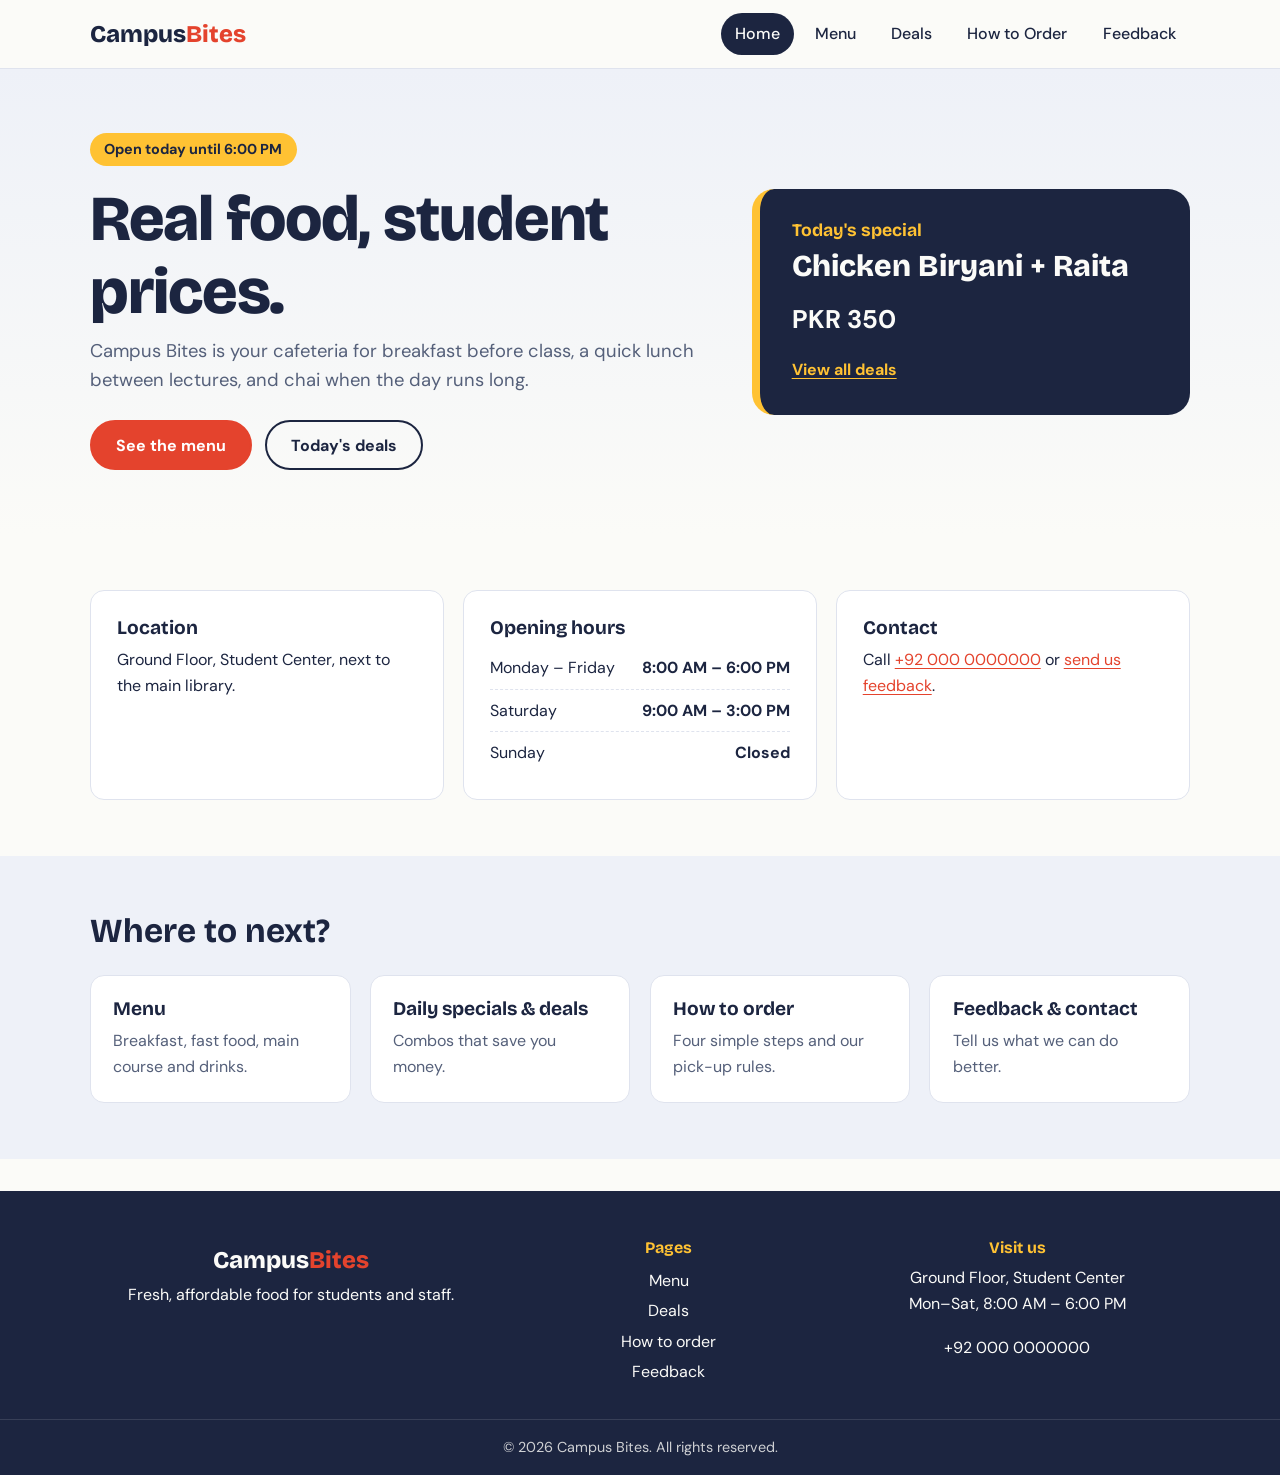
<file: src/index.html>
<!DOCTYPE html>
<html lang="en">

<head>
    <meta charset="UTF-8">
    <meta name="viewport" content="width=device-width, initial-scale=1">
    <title>Home | Campus Bites</title>
    <meta name="description" content="Campus Bites cafeteria: hot meals, snacks and drinks at student prices.">
    <link rel="preconnect" href="https://fonts.googleapis.com">
    <link rel="preconnect" href="https://fonts.gstatic.com" crossorigin>
    <link
        href="https://fonts.googleapis.com/css2?family=Bricolage+Grotesque:wght@600;800&family=DM+Sans:wght@400;500;700&display=swap"
        rel="stylesheet">
    <link rel="stylesheet" href="../styles/style.css">
</head>
<body>
    <header class="site-header">
        <div class="container nav-wrap">
            <a href="index.html" class="logo">Campus<span>Bites</span></a>
            <input type="checkbox" id="nav-toggle" class="nav-toggle" aria-label="Toggle menu">
            <label for="nav-toggle" class="nav-burger" aria-hidden="true"><i></i></label>
            <nav class="nav">
                <a href="index.html" class="active">Home</a>
                <a href="menu.html">Menu</a>
                <a href="deals.html">Deals</a>
                <a href="order.html">How to Order</a>
                <a href="feedback.html">Feedback</a>
            </nav>
        </div>
    </header>

    <main>
        <section class="hero">
            <div class="container hero-grid">
                <div>
                    <p class="pill">Open today until 6:00 PM</p>
                    <h1>Real food, student prices.</h1>
                    <p class="lead">Campus Bites is your cafeteria for breakfast before class, a quick lunch between
                        lectures, and chai when the day runs long.</p>
                    <div class="btn-row">
                        <a class="btn" href="menu.html">See the menu</a>
                        <a class="btn btn-ghost" href="deals.html">Today's deals</a>
                    </div>
                </div>
                <aside class="special-card">
                    <h2>Today's special</h2>
                    <p class="big">Chicken Biryani + Raita</p>
                    <p class="price">PKR 350</p>
                    <a href="deals.html">View all deals</a>
                </aside>
            </div>
        </section>

        <section class="section">
            <div class="container info-grid">
                <div class="card">
                    <h3>Location</h3>
                    <p>Ground Floor, Student Center, next to the main library.</p>
                </div>
                <div class="card">
                    <h3>Opening hours</h3>
                    <ul class="plain">
                        <li><span>Monday – Friday</span><b>8:00 AM – 6:00 PM</b></li>
                        <li><span>Saturday</span><b>9:00 AM – 3:00 PM</b></li>
                        <li><span>Sunday</span><b>Closed</b></li>
                    </ul>
                </div>
                <div class="card">
                    <h3>Contact</h3>
                    <p>Call <a href="tel:+920000000000">+92 000 0000000</a> or <a href="feedback.html">send us
                            feedback</a>.</p>
                </div>
            </div>
        </section>

        <section class="section alt">
            <div class="container">
                <h2 class="section-title">Where to next?</h2>
                <div class="link-grid">
                    <a class="link-card" href="menu.html">
                        <h3>Menu</h3>
                        <p>Breakfast, fast food, main course and drinks.</p>
                    </a>
                    <a class="link-card" href="deals.html">
                        <h3>Daily specials &amp; deals</h3>
                        <p>Combos that save you money.</p>
                    </a>
                    <a class="link-card" href="order.html">
                        <h3>How to order</h3>
                        <p>Four simple steps and our pick-up rules.</p>
                    </a>
                    <a class="link-card" href="feedback.html">
                        <h3>Feedback &amp; contact</h3>
                        <p>Tell us what we can do better.</p>
                    </a>
                </div>
            </div>
        </section>
    </main>

    <footer class="site-footer">
        <div class="container foot-grid">
            <div>
                <a href="index.html" class="logo">Campus<span>Bites</span></a>
                <p>Fresh, affordable food for students and staff.</p>
            </div>
            <div>
                <h4>Pages</h4>
                <a href="menu.html">Menu</a>
                <a href="deals.html">Deals</a>
                <a href="order.html">How to order</a>
                <a href="feedback.html">Feedback</a>
            </div>
            <div>
                <h4>Visit us</h4>
                <p>Ground Floor, Student Center<br>Mon–Sat, 8:00 AM – 6:00 PM</p>
                <a href="tel:+920000000000">+92 000 0000000</a>
            </div>
        </div>
        <p class="copy">&copy; 2026 Campus Bites. All rights reserved.</p>
    </footer>
</body>

</html>
</file>
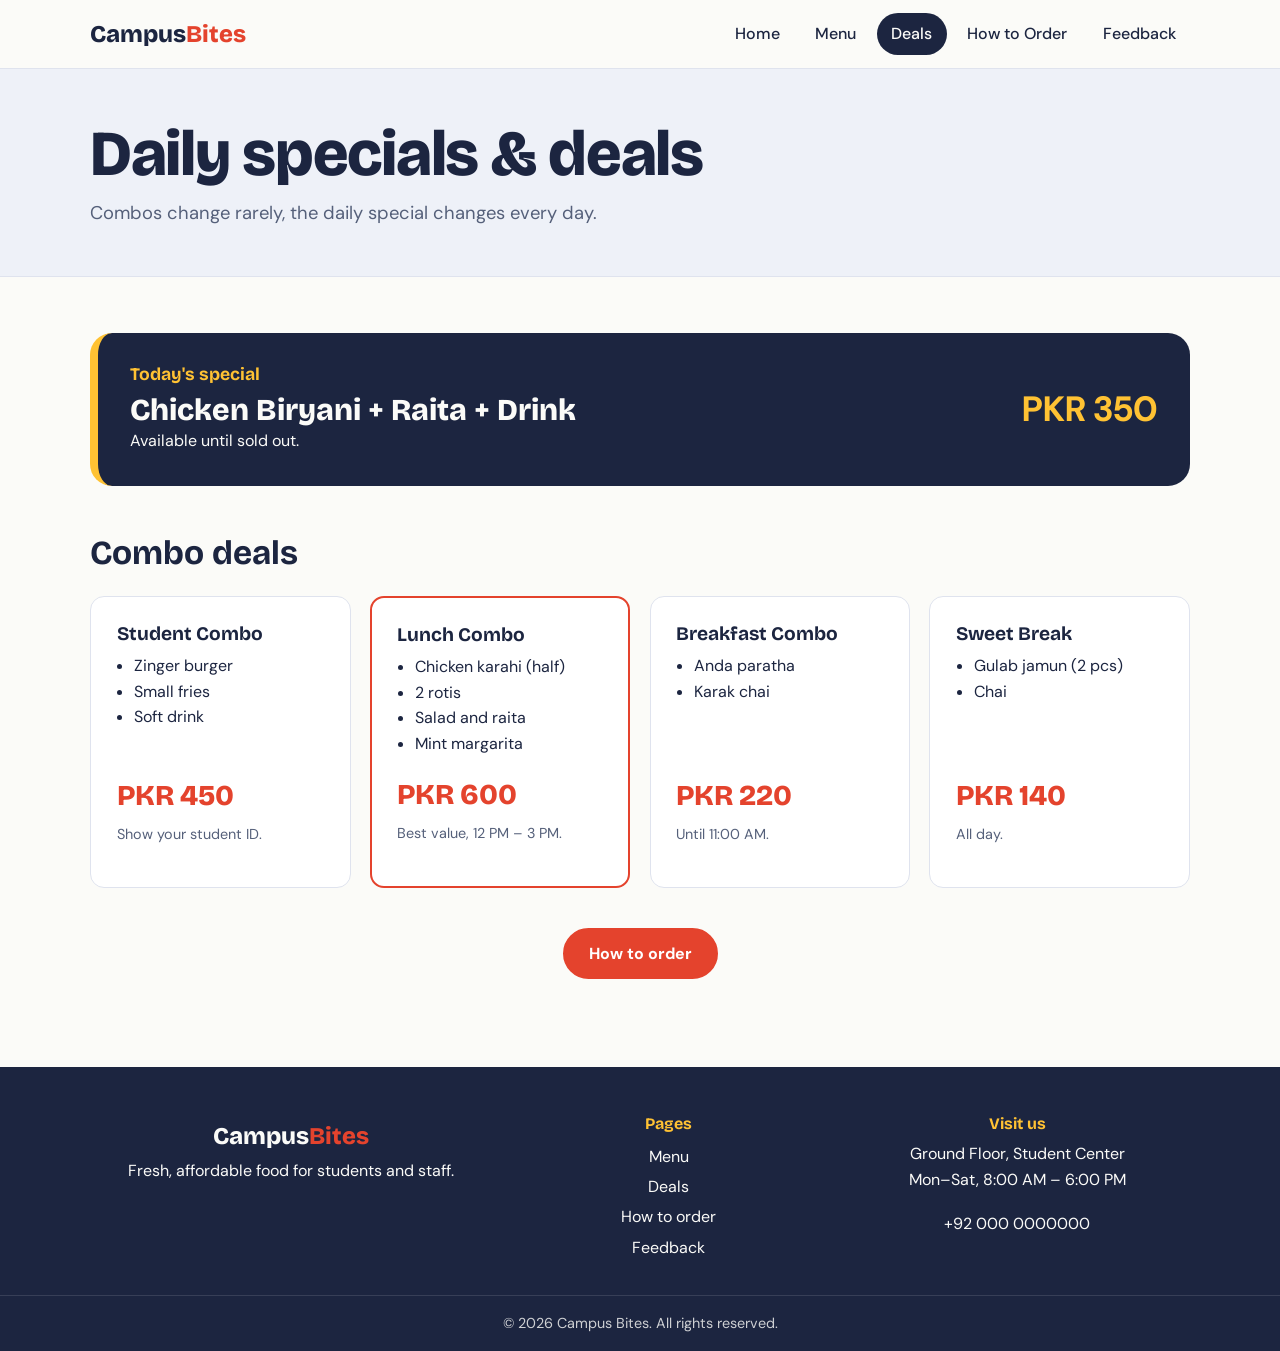
<file: src/deals.html>
<!DOCTYPE html>
<html lang="en">
<head>
  <meta charset="UTF-8">
  <meta name="viewport" content="width=device-width, initial-scale=1">
  <title>Deals | Campus Bites</title>
  <meta name="description" content="Daily special and combo deals at Campus Bites.">
  <link rel="preconnect" href="https://fonts.googleapis.com">
  <link rel="preconnect" href="https://fonts.gstatic.com" crossorigin>
  <link href="https://fonts.googleapis.com/css2?family=Bricolage+Grotesque:wght@600;800&family=DM+Sans:wght@400;500;700&display=swap" rel="stylesheet">
  <link rel="stylesheet" href="../styles/style.css">
</head>
<body>
  <header class="site-header">
    <div class="container nav-wrap">
      <a href="index.html" class="logo">Campus<span>Bites</span></a>
      <input type="checkbox" id="nav-toggle" class="nav-toggle" aria-label="Toggle menu">
      <label for="nav-toggle" class="nav-burger" aria-hidden="true"><i></i></label>
      <nav class="nav">
        <a href="index.html">Home</a>
        <a href="menu.html">Menu</a>
        <a href="deals.html" class="active">Deals</a>
        <a href="order.html">How to Order</a>
        <a href="feedback.html">Feedback</a>
      </nav>
    </div>
  </header>
 
  <main>
    <section class="page-head"><div class="container">
      <h1>Daily specials &amp; deals</h1>
      <p class="lead">Combos change rarely, the daily special changes every day.</p>
    </div></section>
 
    <section class="section"><div class="container">
      <div class="special-card wide">
        <div>
          <h2>Today's special</h2>
          <p class="big">Chicken Biryani + Raita + Drink</p>
          <p>Available until sold out.</p>
        </div>
        <p class="price">PKR 350</p>
      </div>
 
      <h2 class="section-title">Combo deals</h2>
      <div class="deal-grid">
        <article class="card deal">
          <h3>Student Combo</h3>
          <ul><li>Zinger burger</li><li>Small fries</li><li>Soft drink</li></ul>
          <p class="price">PKR 450</p>
          <p class="small">Show your student ID.</p>
        </article>
        <article class="card deal featured">
          <h3>Lunch Combo</h3>
          <ul><li>Chicken karahi (half)</li><li>2 rotis</li><li>Salad and raita</li><li>Mint margarita</li></ul>
          <p class="price">PKR 600</p>
          <p class="small">Best value, 12 PM – 3 PM.</p>
        </article>
        <article class="card deal">
          <h3>Breakfast Combo</h3>
          <ul><li>Anda paratha</li><li>Karak chai</li></ul>
          <p class="price">PKR 220</p>
          <p class="small">Until 11:00 AM.</p>
        </article>
        <article class="card deal">
          <h3>Sweet Break</h3>
          <ul><li>Gulab jamun (2 pcs)</li><li>Chai</li></ul>
          <p class="price">PKR 140</p>
          <p class="small">All day.</p>
        </article>
      </div>
      <div class="btn-row center"><a class="btn" href="order.html">How to order</a></div>
    </div></section>
  </main>
 
  <footer class="site-footer">
    <div class="container foot-grid">
      <div>
        <a href="index.html" class="logo">Campus<span>Bites</span></a>
        <p>Fresh, affordable food for students and staff.</p>
      </div>
      <div>
        <h4>Pages</h4>
        <a href="menu.html">Menu</a>
        <a href="deals.html">Deals</a>
        <a href="order.html">How to order</a>
        <a href="feedback.html">Feedback</a>
      </div>
      <div>
        <h4>Visit us</h4>
        <p>Ground Floor, Student Center<br>Mon–Sat, 8:00 AM – 6:00 PM</p>
        <a href="tel:+920000000000">+92 000 0000000</a>
      </div>
    </div>
    <p class="copy">&copy; 2026 Campus Bites. All rights reserved.</p>
  </footer>
</body>
</html>
</file>
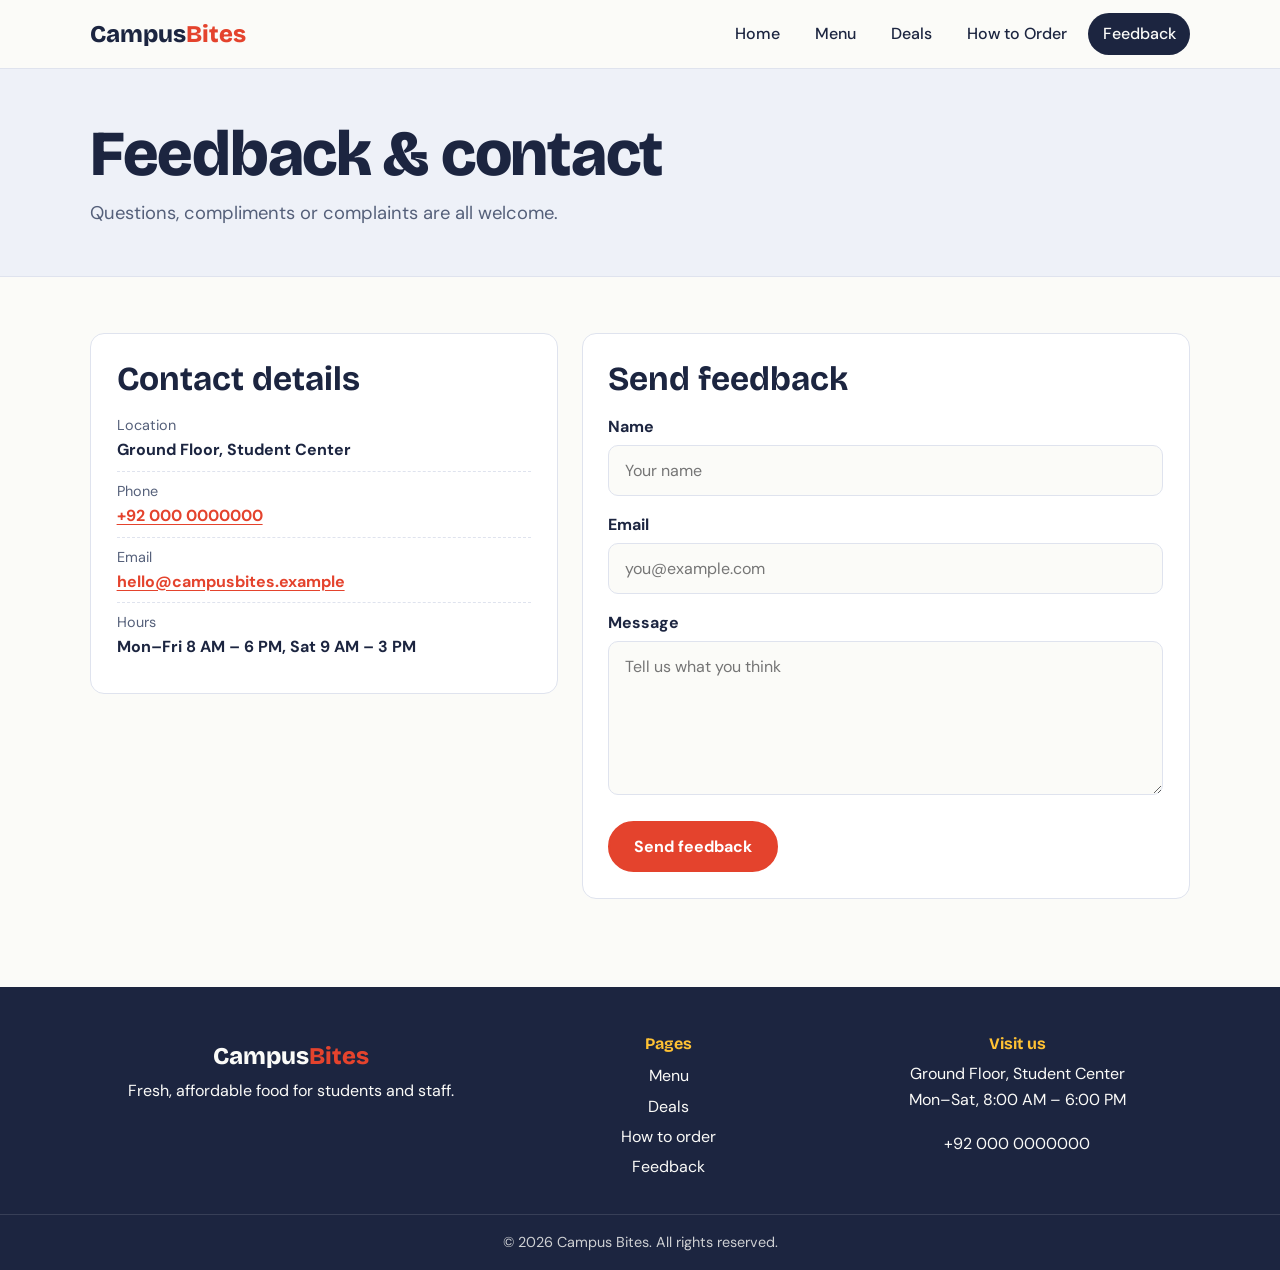
<file: src/feedback.html>
<!DOCTYPE html>
<html lang="en">
<head>
  <meta charset="UTF-8">
  <meta name="viewport" content="width=device-width, initial-scale=1">
  <title>Feedback & Contact | Campus Bites</title>
  <meta name="description" content="Contact Campus Bites and send feedback.">
  <link rel="preconnect" href="https://fonts.googleapis.com">
  <link rel="preconnect" href="https://fonts.gstatic.com" crossorigin>
  <link href="https://fonts.googleapis.com/css2?family=Bricolage+Grotesque:wght@600;800&family=DM+Sans:wght@400;500;700&display=swap" rel="stylesheet">
  <link rel="stylesheet" href="../styles/style.css">
</head>
<body>
  <header class="site-header">
    <div class="container nav-wrap">
      <a href="index.html" class="logo">Campus<span>Bites</span></a>
      <input type="checkbox" id="nav-toggle" class="nav-toggle" aria-label="Toggle menu">
      <label for="nav-toggle" class="nav-burger" aria-hidden="true"><i></i></label>
      <nav class="nav">
        <a href="index.html">Home</a>
        <a href="menu.html">Menu</a>
        <a href="deals.html">Deals</a>
        <a href="order.html">How to Order</a>
        <a href="feedback.html" class="active">Feedback</a>
      </nav>
    </div>
  </header>
 
  <main>
    <section class="page-head"><div class="container">
      <h1>Feedback &amp; contact</h1>
      <p class="lead">Questions, compliments or complaints are all welcome.</p>
    </div></section>
 
    <section class="section"><div class="container contact-grid">
      <div class="card">
        <h2>Contact details</h2>
        <ul class="plain stack">
          <li><span>Location</span><b>Ground Floor, Student Center</b></li>
          <li><span>Phone</span><b><a href="tel:+920000000000">+92 000 0000000</a></b></li>
          <li><span>Email</span><b><a href="mailto:hello@campusbites.example">hello@campusbites.example</a></b></li>
          <li><span>Hours</span><b>Mon–Fri 8 AM – 6 PM, Sat 9 AM – 3 PM</b></li>
        </ul>
      </div>
 
      <form class="card form" id="feedback-form" action="#" method="post">
        <h2>Send feedback</h2>
        <label for="name">Name</label>
        <input id="name" name="name" type="text" placeholder="Your name" required>
        <label for="email">Email</label>
        <input id="email" name="email" type="email" placeholder="you@example.com" required>
        <label for="message">Message</label>
        <textarea id="message" name="message" rows="5" placeholder="Tell us what you think" required></textarea>
        <button class="btn" type="submit">Send feedback</button>
        <p class="success" id="success" hidden>Thank you! Your feedback has been received.</p>
      </form>
    </div></section>
  </main>
  <script>
    document.getElementById('feedback-form').addEventListener('submit', function (e) {
      e.preventDefault();
      document.getElementById('success').hidden = false;
      this.reset();
    });
  </script>
 
  <footer class="site-footer">
    <div class="container foot-grid">
      <div>
        <a href="index.html" class="logo">Campus<span>Bites</span></a>
        <p>Fresh, affordable food for students and staff.</p>
      </div>
      <div>
        <h4>Pages</h4>
        <a href="menu.html">Menu</a>
        <a href="deals.html">Deals</a>
        <a href="order.html">How to order</a>
        <a href="feedback.html">Feedback</a>
      </div>
      <div>
        <h4>Visit us</h4>
        <p>Ground Floor, Student Center<br>Mon–Sat, 8:00 AM – 6:00 PM</p>
        <a href="tel:+920000000000">+92 000 0000000</a>
      </div>
    </div>
    <p class="copy">&copy; 2026 Campus Bites. All rights reserved.</p>
  </footer>
</body>
</html>
</file>
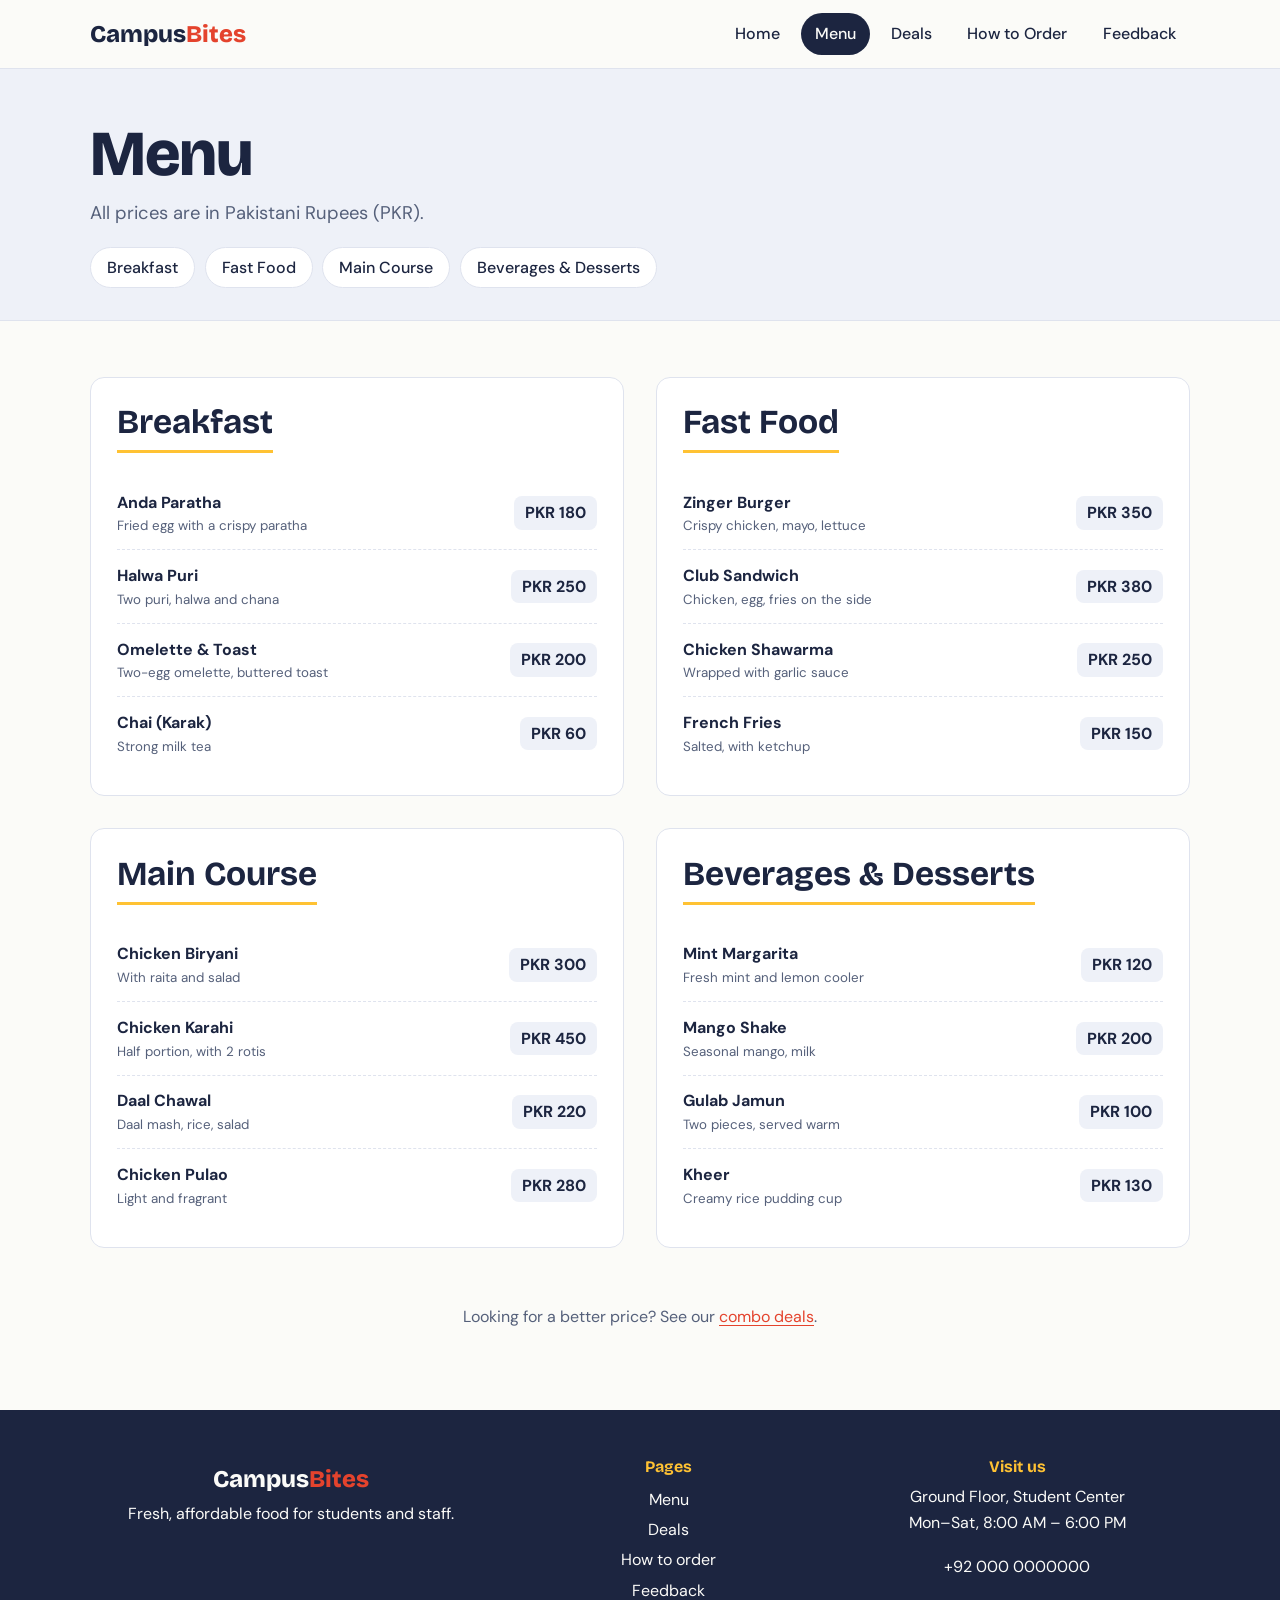
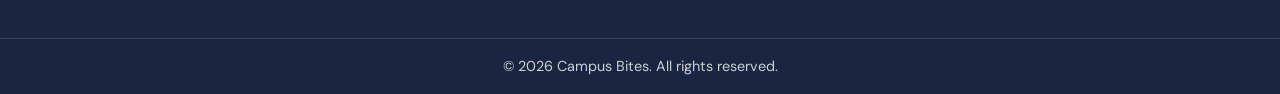
<file: src/menu.html>
<!DOCTYPE html>
<html lang="en">

<head>
    <meta charset="UTF-8">
    <meta name="viewport" content="width=device-width, initial-scale=1">
    <title>Menu | Campus Bites</title>
    <meta name="description" content="Campus Bites menu with prices in PKR.">
    <link rel="preconnect" href="https://fonts.googleapis.com">
    <link rel="preconnect" href="https://fonts.gstatic.com" crossorigin>
    <link
        href="https://fonts.googleapis.com/css2?family=Bricolage+Grotesque:wght@600;800&family=DM+Sans:wght@400;500;700&display=swap"
        rel="stylesheet">
    <link rel="stylesheet" href="../styles/style.css">
</head>


<body>
    <header class="site-header">
        <div class="container nav-wrap">
            <a href="index.html" class="logo">Campus<span>Bites</span></a>
            <input type="checkbox" id="nav-toggle" class="nav-toggle" aria-label="Toggle menu">
            <label for="nav-toggle" class="nav-burger" aria-hidden="true"><i></i></label>
            <nav class="nav">
                <a href="index.html">Home</a>
                <a href="menu.html" class="active">Menu</a>
                <a href="deals.html">Deals</a>
                <a href="order.html">How to Order</a>
                <a href="feedback.html">Feedback</a>
            </nav>
        </div>
    </header>

    <main>
        <section class="page-head">
            <div class="container">
                <h1>Menu</h1>
                <p class="lead">All prices are in Pakistani Rupees (PKR).</p>
                <div class="chips"><a href="#breakfast">Breakfast</a><a href="#fast-food">Fast Food</a><a
                        href="#main-course">Main Course</a><a href="#beverages">Beverages &amp; Desserts</a></div>
            </div>
        </section>
        <div class="container menu-grid section">
            <section class="menu-block" id="breakfast">
                <h2>Breakfast</h2>
                <ul class="menu-list">
                    <li>
                        <div><b>Anda Paratha</b><small>Fried egg with a crispy paratha</small></div><span
                            class="tag">PKR 180</span>
                    </li>
                    <li>
                        <div><b>Halwa Puri</b><small>Two puri, halwa and chana</small></div><span class="tag">PKR
                            250</span>
                    </li>
                    <li>
                        <div><b>Omelette &amp; Toast</b><small>Two-egg omelette, buttered toast</small></div><span
                            class="tag">PKR 200</span>
                    </li>
                    <li>
                        <div><b>Chai (Karak)</b><small>Strong milk tea</small></div><span class="tag">PKR 60</span>
                    </li>
                </ul>
            </section>
            <section class="menu-block" id="fast-food">
                <h2>Fast Food</h2>
                <ul class="menu-list">
                    <li>
                        <div><b>Zinger Burger</b><small>Crispy chicken, mayo, lettuce</small></div><span class="tag">PKR
                            350</span>
                    </li>
                    <li>
                        <div><b>Club Sandwich</b><small>Chicken, egg, fries on the side</small></div><span
                            class="tag">PKR 380</span>
                    </li>
                    <li>
                        <div><b>Chicken Shawarma</b><small>Wrapped with garlic sauce</small></div><span class="tag">PKR
                            250</span>
                    </li>
                    <li>
                        <div><b>French Fries</b><small>Salted, with ketchup</small></div><span class="tag">PKR
                            150</span>
                    </li>
                </ul>
            </section>
            <section class="menu-block" id="main-course">
                <h2>Main Course</h2>
                <ul class="menu-list">
                    <li>
                        <div><b>Chicken Biryani</b><small>With raita and salad</small></div><span class="tag">PKR
                            300</span>
                    </li>
                    <li>
                        <div><b>Chicken Karahi</b><small>Half portion, with 2 rotis</small></div><span class="tag">PKR
                            450</span>
                    </li>
                    <li>
                        <div><b>Daal Chawal</b><small>Daal mash, rice, salad</small></div><span class="tag">PKR
                            220</span>
                    </li>
                    <li>
                        <div><b>Chicken Pulao</b><small>Light and fragrant</small></div><span class="tag">PKR 280</span>
                    </li>
                </ul>
            </section>
            <section class="menu-block" id="beverages">
                <h2>Beverages &amp; Desserts</h2>
                <ul class="menu-list">
                    <li>
                        <div><b>Mint Margarita</b><small>Fresh mint and lemon cooler</small></div><span class="tag">PKR
                            120</span>
                    </li>
                    <li>
                        <div><b>Mango Shake</b><small>Seasonal mango, milk</small></div><span class="tag">PKR 200</span>
                    </li>
                    <li>
                        <div><b>Gulab Jamun</b><small>Two pieces, served warm</small></div><span class="tag">PKR
                            100</span>
                    </li>
                    <li>
                        <div><b>Kheer</b><small>Creamy rice pudding cup</small></div><span class="tag">PKR 130</span>
                    </li>
                </ul>
            </section>
        </div>
        <div class="container">
            <p class="note">Looking for a better price? See our <a href="deals.html">combo deals</a>.</p>
        </div>
    </main>

    <footer class="site-footer">
        <div class="container foot-grid">
            <div>
                <a href="index.html" class="logo">Campus<span>Bites</span></a>
                <p>Fresh, affordable food for students and staff.</p>
            </div>
            <div>
                <h4>Pages</h4>
                <a href="menu.html">Menu</a>
                <a href="deals.html">Deals</a>
                <a href="order.html">How to order</a>
                <a href="feedback.html">Feedback</a>
            </div>
            <div>
                <h4>Visit us</h4>
                <p>Ground Floor, Student Center<br>Mon–Sat, 8:00 AM – 6:00 PM</p>
                <a href="tel:+920000000000">+92 000 0000000</a>
            </div>
        </div>
        <p class="copy">&copy; 2026 Campus Bites. All rights reserved.</p>
    </footer>
</body>

</html>
</file>
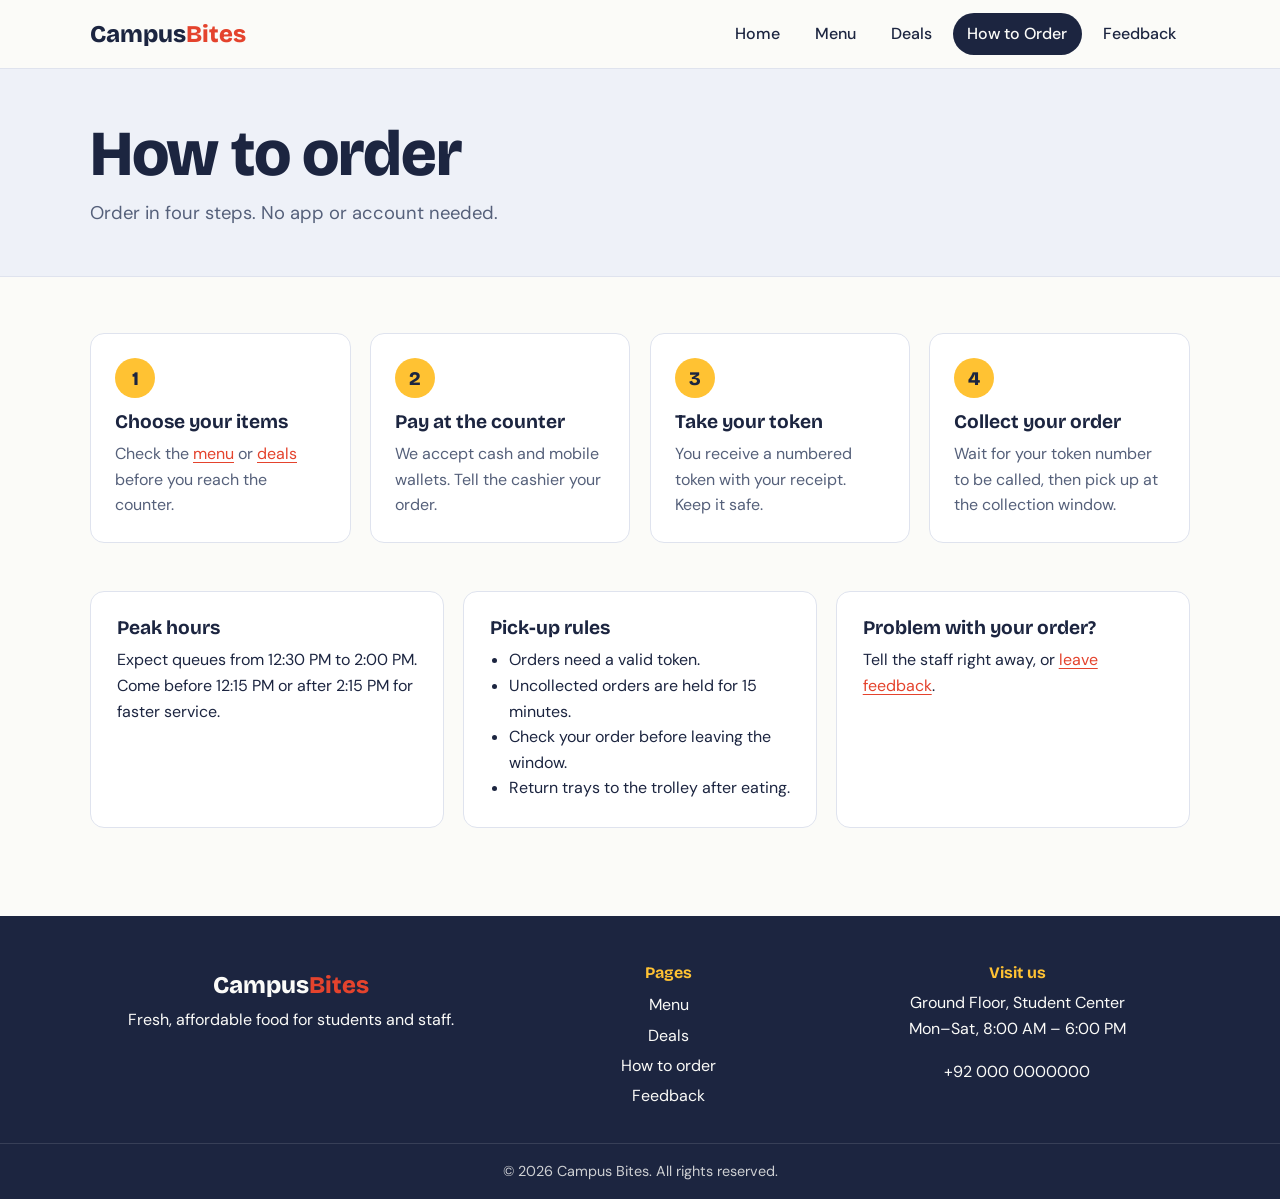
<file: src/order.html>
<!DOCTYPE html>
<html lang="en">
<head>
  <meta charset="UTF-8">
  <meta name="viewport" content="width=device-width, initial-scale=1">
  <title>How to Order | Campus Bites</title>
  <meta name="description" content="How to place an order at Campus Bites.">
  <link rel="preconnect" href="https://fonts.googleapis.com">
  <link rel="preconnect" href="https://fonts.gstatic.com" crossorigin>
  <link href="https://fonts.googleapis.com/css2?family=Bricolage+Grotesque:wght@600;800&family=DM+Sans:wght@400;500;700&display=swap" rel="stylesheet">
  <link rel="stylesheet" href="../styles/style.css">
</head>
<body>
  <header class="site-header">
    <div class="container nav-wrap">
      <a href="index.html" class="logo">Campus<span>Bites</span></a>
      <input type="checkbox" id="nav-toggle" class="nav-toggle" aria-label="Toggle menu">
      <label for="nav-toggle" class="nav-burger" aria-hidden="true"><i></i></label>
      <nav class="nav">
        <a href="index.html">Home</a>
        <a href="menu.html">Menu</a>
        <a href="deals.html">Deals</a>
        <a href="order.html" class="active">How to Order</a>
        <a href="feedback.html">Feedback</a>
      </nav>
    </div>
  </header>
 
  <main>
    <section class="page-head"><div class="container">
      <h1>How to order</h1>
      <p class="lead">Order in four steps. No app or account needed.</p>
    </div></section>
 
    <section class="section"><div class="container">
      <ol class="steps">
        <li><h3>Choose your items</h3><p>Check the <a href="menu.html">menu</a> or <a href="deals.html">deals</a> before you reach the counter.</p></li>
        <li><h3>Pay at the counter</h3><p>We accept cash and mobile wallets. Tell the cashier your order.</p></li>
        <li><h3>Take your token</h3><p>You receive a numbered token with your receipt. Keep it safe.</p></li>
        <li><h3>Collect your order</h3><p>Wait for your token number to be called, then pick up at the collection window.</p></li>
      </ol>
 
      <div class="info-grid">
        <div class="card">
          <h3>Peak hours</h3>
          <p>Expect queues from 12:30 PM to 2:00 PM. Come before 12:15 PM or after 2:15 PM for faster service.</p>
        </div>
        <div class="card">
          <h3>Pick-up rules</h3>
          <ul class="bullets">
            <li>Orders need a valid token.</li>
            <li>Uncollected orders are held for 15 minutes.</li>
            <li>Check your order before leaving the window.</li>
            <li>Return trays to the trolley after eating.</li>
          </ul>
        </div>
        <div class="card">
          <h3>Problem with your order?</h3>
          <p>Tell the staff right away, or <a href="feedback.html">leave feedback</a>.</p>
        </div>
      </div>
    </div></section>
  </main>
 
  <footer class="site-footer">
    <div class="container foot-grid">
      <div>
        <a href="index.html" class="logo">Campus<span>Bites</span></a>
        <p>Fresh, affordable food for students and staff.</p>
      </div>
      <div>
        <h4>Pages</h4>
        <a href="menu.html">Menu</a>
        <a href="deals.html">Deals</a>
        <a href="order.html">How to order</a>
        <a href="feedback.html">Feedback</a>
      </div>
      <div>
        <h4>Visit us</h4>
        <p>Ground Floor, Student Center<br>Mon–Sat, 8:00 AM – 6:00 PM</p>
        <a href="tel:+920000000000">+92 000 0000000</a>
      </div>
    </div>
    <p class="copy">&copy; 2026 Campus Bites. All rights reserved.</p>
  </footer>
</body>
</html>
</file>
<file: styles/style.css>
/* Campus Bites - shared stylesheet */
:root {
  --ink: #1c2540;
  --ink-soft: #55607a;
  --bg: #fbfbf8;
  --panel: #ffffff;
  --tint: #eef1f8;
  --line: #dfe3ee;
  --brand: #e4432d;
  --brand-dark: #bf3320;
  --sun: #ffc233;
  --radius: 14px;
  --head: "Bricolage Grotesque", "Segoe UI", system-ui, sans-serif;
  --body: "DM Sans", "Segoe UI", system-ui, sans-serif;
}
/* Dark Mode */
@media (prefers-color-scheme: dark) {
  :root {
    --ink: #eef0f7;
    --ink-soft: #a5adc4;
    --bg: #12162a;
    --panel: #1b2040;
    --tint: #171b34;
    --line: #2c3358;
  }
}
 
*, *::before, *::after { box-sizing: border-box; }
html { scroll-behavior: smooth; }
body { margin: 0; font-family: var(--body); color: var(--ink); background: var(--bg); line-height: 1.6; }
img { max-width: 100%; }
a { color: var(--brand); text-underline-offset: 3px; }
a:hover { color: var(--brand-dark); }
:focus-visible { outline: 3px solid var(--sun); outline-offset: 2px; }
h1, h2, h3, h4 { font-family: var(--head); line-height: 1.15; margin: 0 0 .5rem; }
h1 { font-size: clamp(2.3rem, 6vw, 4rem); font-weight: 800; letter-spacing: -.02em; }
h2 { font-size: clamp(1.5rem, 3.5vw, 2.1rem); }
h3 { font-size: 1.2rem; }
p { margin: 0 0 1rem; }
.container { width: min(1100px, 92%); margin-inline: auto; }
.lead { font-size: 1.15rem; color: var(--ink-soft); max-width: 58ch; }
.small { font-size: .9rem; color: var(--ink-soft); }
.note { text-align: center; color: var(--ink-soft); padding-bottom: 3rem; }
 
/* Header */
.site-header { position: sticky; top: 0; z-index: 50; background: var(--bg); border-bottom: 1px solid var(--line); }
.nav-wrap { display: flex; align-items: center; justify-content: space-between; min-height: 68px; position: relative; }
.logo { font-family: var(--head); font-weight: 800; font-size: 1.5rem; color: var(--ink); text-decoration: none; }
.logo span { color: var(--brand); }
.logo:hover { color: var(--ink); }
.nav { display: flex; gap: .4rem; }
.nav a { color: var(--ink); text-decoration: none; font-weight: 500; padding: .5rem .9rem; border-radius: 999px; transition: background .2s; }
.nav a:hover { background: var(--tint); color: var(--ink); }
.nav a.active { background: var(--ink); color: var(--bg); }
.nav-toggle { position: absolute; opacity: 0; pointer-events: none; }
.nav-burger { display: none; width: 44px; height: 44px; cursor: pointer; align-items: center; justify-content: center; }
.nav-burger i, .nav-burger i::before, .nav-burger i::after { display: block; width: 24px; height: 2px; background: var(--ink); position: relative; transition: .25s; content: ""; }
.nav-burger i::before { position: absolute; top: -7px; }
.nav-burger i::after { position: absolute; top: 7px; }
.nav-toggle:focus-visible + .nav-burger { outline: 3px solid var(--sun); }
 
/* Buttons */
.btn { display: inline-block; background: var(--brand); color: #fff; border: 2px solid var(--brand); padding: .8rem 1.5rem; border-radius: 999px; font: 700 1rem var(--body); text-decoration: none; cursor: pointer; transition: background .2s, transform .15s; }
.btn:hover { background: var(--brand-dark); border-color: var(--brand-dark); color: #fff; transform: translateY(-2px); }
.btn-ghost { background: transparent; color: var(--ink); border-color: var(--ink); }
.btn-ghost:hover { background: var(--ink); color: var(--bg); border-color: var(--ink); }
.btn-row { display: flex; flex-wrap: wrap; gap: .8rem; margin-top: 1.5rem; }
.btn-row.center { justify-content: center; margin-top: 2.5rem; }
 
/* Hero */
.hero { padding: 4rem 0; background: linear-gradient(180deg, var(--tint), var(--bg)); }
.hero-grid { display: grid; grid-template-columns: 1.4fr 1fr; gap: 3rem; align-items: center; }
.pill { display: inline-block; background: var(--sun); color: #1c2540; font-weight: 700; font-size: .9rem; padding: .3rem .9rem; border-radius: 999px; }
 
.special-card { background: var(--ink); color: var(--bg); padding: 2rem; border-radius: 22px; border-left: 8px solid var(--sun); }
.special-card h2 { font-size: 1.1rem; color: var(--sun); }
.special-card .big { font-family: var(--head); font-size: 1.9rem; font-weight: 800; line-height: 1.15; }
.special-card .price { font-size: 1.6rem; font-weight: 700; margin: 0 0 1rem; }
.special-card a { color: var(--sun); font-weight: 700; }
.special-card.wide { display: flex; justify-content: space-between; align-items: center; gap: 1rem; flex-wrap: wrap; margin-bottom: 3rem; }
.special-card.wide p { margin: 0; }
.special-card.wide .price { font-size: 2.2rem; color: var(--sun); }
 
/* Sections and cards */
.section { padding: 3.5rem 0; }
.section.alt { background: var(--tint); }
.section-title { margin-bottom: 1.5rem; }
.page-head { padding: 3rem 0 2rem; background: var(--tint); border-bottom: 1px solid var(--line); }
.card { background: var(--panel); border: 1px solid var(--line); border-radius: var(--radius); padding: 1.6rem; }
.info-grid, .link-grid, .deal-grid { display: grid; gap: 1.2rem; }
.info-grid { grid-template-columns: repeat(3, 1fr); }
.link-grid { grid-template-columns: repeat(4, 1fr); }
.deal-grid { grid-template-columns: repeat(auto-fit, minmax(230px, 1fr)); }
.link-card { display: block; background: var(--panel); border: 1px solid var(--line); border-radius: var(--radius); padding: 1.4rem; color: var(--ink); text-decoration: none; transition: transform .2s, border-color .2s; }
.link-card:hover { transform: translateY(-4px); border-color: var(--brand); color: var(--ink); }
.link-card p { color: var(--ink-soft); margin: 0; }
 
.plain { list-style: none; margin: 0; padding: 0; }
.plain li { display: flex; justify-content: space-between; gap: 1rem; padding: .5rem 0; border-bottom: 1px dashed var(--line); }
.plain li:last-child { border: 0; }
.plain.stack li { flex-direction: column; gap: 0; }
.plain.stack span { color: var(--ink-soft); font-size: .9rem; }
.bullets { padding-left: 1.2rem; margin: 0; }
 
/* Menu */
.chips { display: flex; flex-wrap: wrap; gap: .6rem; margin-top: 1.2rem; }
.chips a { background: var(--panel); border: 1px solid var(--line); color: var(--ink); text-decoration: none; padding: .4rem 1rem; border-radius: 999px; font-weight: 500; }
.chips a:hover { background: var(--brand); border-color: var(--brand); color: #fff; }
.menu-grid { display: grid; grid-template-columns: repeat(2, 1fr); gap: 2rem; }
.menu-block { scroll-margin-top: 90px; background: var(--panel); border: 1px solid var(--line); border-radius: var(--radius); padding: 1.6rem; }
.menu-block h2 { border-bottom: 3px solid var(--sun); padding-bottom: .5rem; display: inline-block; }
.menu-list { list-style: none; padding: 0; margin: 1rem 0 0; }
.menu-list li { display: flex; justify-content: space-between; gap: 1rem; align-items: center; padding: .8rem 0; border-bottom: 1px dashed var(--line); }
.menu-list li:last-child { border: 0; }
.menu-list small { display: block; color: var(--ink-soft); }
.tag { background: var(--tint); font-weight: 700; padding: .25rem .7rem; border-radius: 8px; white-space: nowrap; }
 
/* Deals */
.deal { display: flex; flex-direction: column; }
.deal ul { padding-left: 1.1rem; margin: 0 0 1rem; flex: 1; }
.deal .price { font-family: var(--head); font-size: 1.8rem; font-weight: 800; color: var(--brand); margin-bottom: .2rem; }
.deal.featured { border: 2px solid var(--brand); }
 
/* Order steps */
.steps { counter-reset: step; list-style: none; padding: 0; margin: 0 0 3rem; display: grid; grid-template-columns: repeat(4, 1fr); gap: 1.2rem; }
.steps li { counter-increment: step; background: var(--panel); border: 1px solid var(--line); border-radius: var(--radius); padding: 1.5rem; position: relative; }
.steps li::before { content: counter(step); display: grid; place-items: center; width: 40px; height: 40px; background: var(--sun); color: #1c2540; font: 800 1.2rem var(--head); border-radius: 50%; margin-bottom: .8rem; }
.steps p { margin: 0; color: var(--ink-soft); }
 
/* Feedback */
.contact-grid { display: grid; grid-template-columns: 1fr 1.3fr; gap: 1.5rem; align-items: start; }
.form label { display: block; font-weight: 700; margin: 1rem 0 .3rem; }
.form input, .form textarea { width: 100%; padding: .75rem 1rem; border: 1px solid var(--line); border-radius: 10px; background: var(--bg); color: var(--ink); font: inherit; }
.form input:focus, .form textarea:focus { outline: 3px solid var(--sun); border-color: var(--sun); }
.form textarea { resize: vertical; }
.form .btn { margin-top: 1.2rem; }
.success { margin: 1rem 0 0; padding: .8rem 1rem; background: #dff5e3; color: #17602b; border-radius: 10px; font-weight: 500; }
 
/* Footer */
.site-footer { background: var(--ink); color: var(--bg); padding: 3rem 0 1rem; margin-top: 2rem; }
.site-footer .logo { color: var(--bg); }
.foot-grid { display: grid; grid-template-columns: 1.4fr 1fr 1.2fr; gap: 2rem; }
.foot-grid h4 { color: var(--sun); }
.foot-grid a { display: block; color: var(--bg); text-decoration: none; padding: .15rem 0; }
.foot-grid a:hover { color: var(--sun); text-decoration: underline; }
.copy { text-align: center; margin: 2rem 0 0; padding-top: 1rem; border-top: 1px solid rgba(255,255,255,.15); font-size: .9rem; opacity: .8; }
 

@media (max-width: 760px) {
  .nav-burger { display: flex; }
  .nav { position: absolute; top: 100%; left: 0; right: 0; flex-direction: column; background: var(--bg); border-bottom: 1px solid var(--line); padding: .5rem 0 1rem; display: none; }
  .nav a { border-radius: 10px; }
  .nav-toggle:checked ~ .nav { display: flex; }
  .nav-toggle:checked + .nav-burger i { background: transparent; }
  .nav-toggle:checked + .nav-burger i::before { top: 0; transform: rotate(45deg); }
  .nav-toggle:checked + .nav-burger i::after { top: 0; transform: rotate(-45deg); }
}
@media (max-width: 520px) {
  .link-grid, .steps, .foot-grid { grid-template-columns: 1fr; }
  .hero { padding: 2.5rem 0; }
  .btn-row .btn { width: 100%; text-align: center; }
}
@media (prefers-reduced-motion: reduce) {
  * { transition: none !important; scroll-behavior: auto !important; }
}

/* Deals page additional styling */

input,
textarea,
button {
    padding: 10px;
    font: inherit;
}

textarea {
    min-height: 120px;
}

footer {
    padding: 15px;
    text-align: center;
}

@media (max-width: 600px) {
    nav a {
        display: block;
        margin: 10px 0;
    }

    main {
        padding: 15px;
    }

    header {
        padding: 15px;
    }
}

/* Responsive */
@media (max-width: 900px) {
  .hero-grid, .contact-grid { grid-template-columns: 1fr; }
  .info-grid { grid-template-columns: 1fr; }
  .link-grid, .steps { grid-template-columns: repeat(2, 1fr); }
  .menu-grid { grid-template-columns: 1fr; }
  .foot-grid { grid-template-columns: 1fr 1fr; }
}
</file>
